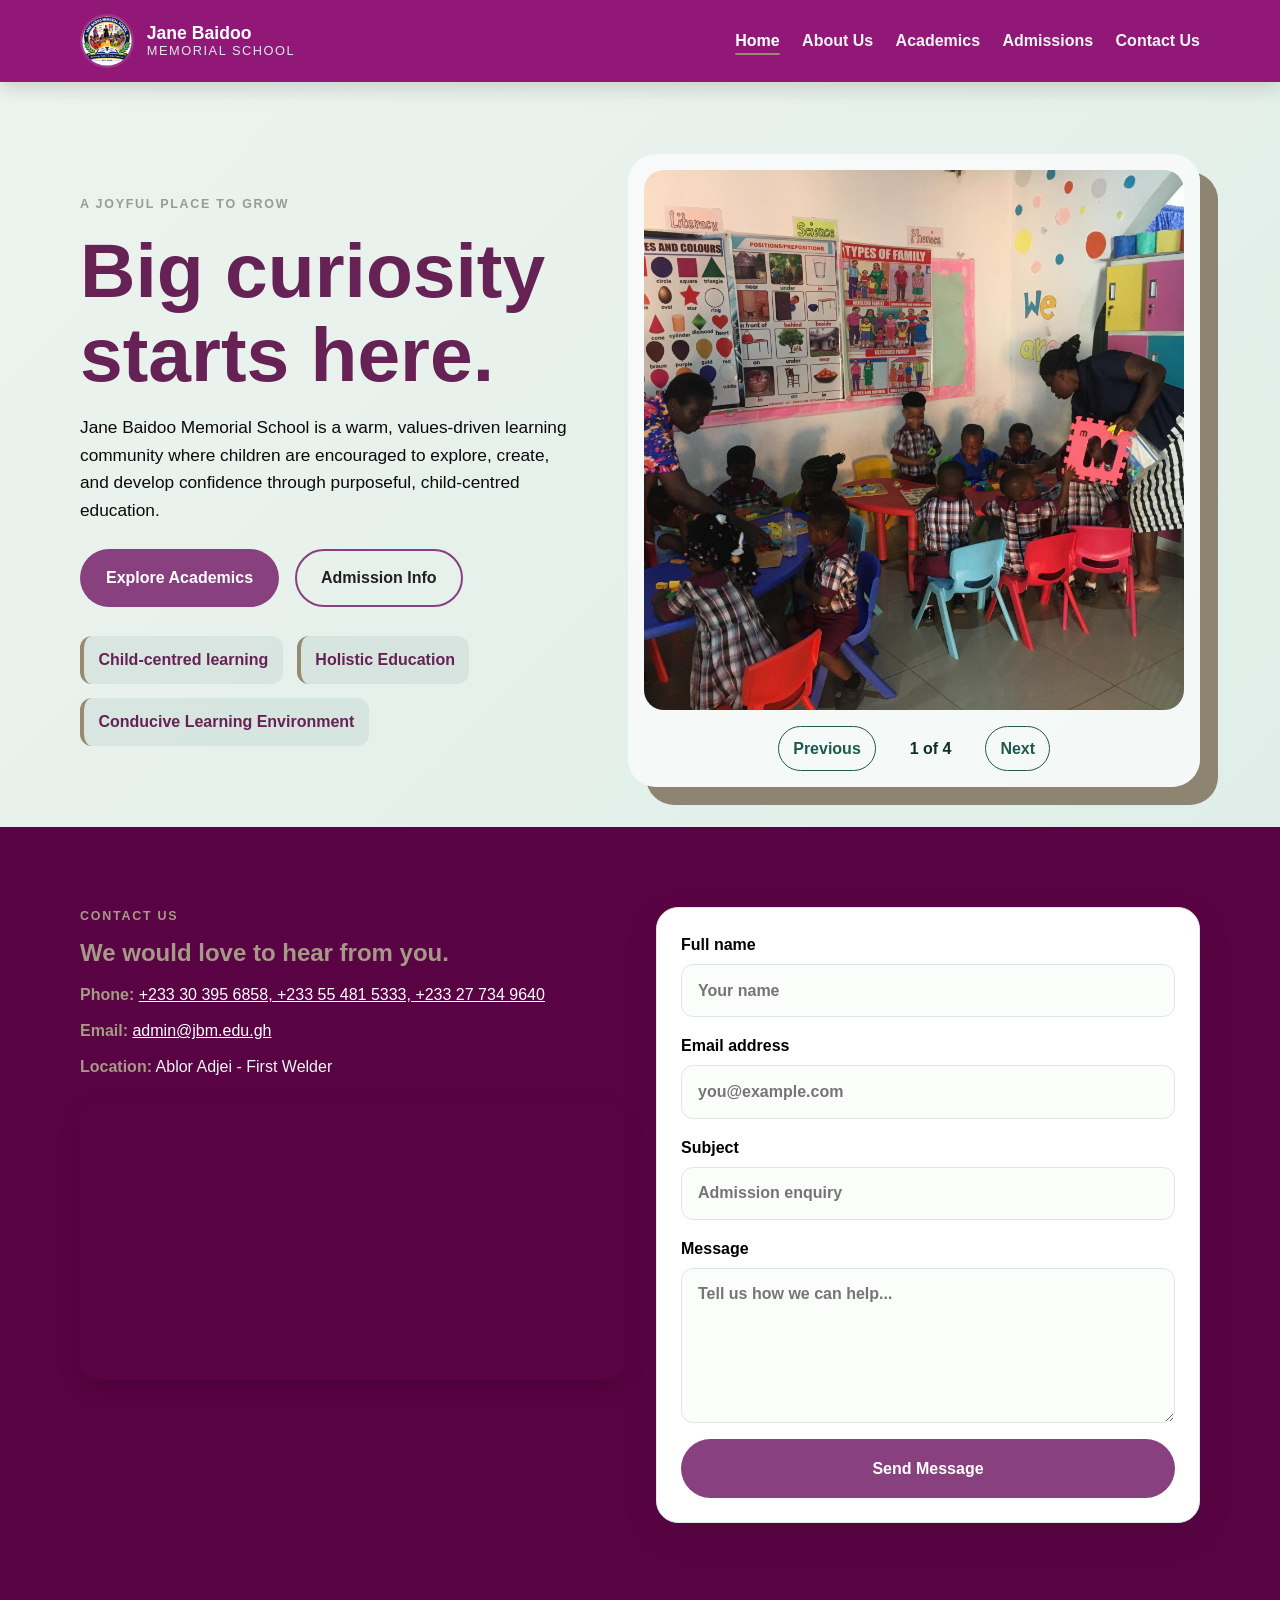
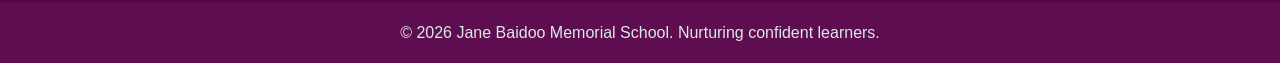
<file: index.html>
<!DOCTYPE html>
<html lang="en">
<head>
    <meta charset="UTF-8">
    <meta name="viewport" content="width=device-width, initial-scale=1.0">
    <meta name="description" content="Jane Baidoo Memorial School offers a warm, engaging and academically strong learning environment for young learners.">
    <title>Jane Baidoo Memorial School</title>
    <link rel="stylesheet" href="jbms.css">
    <script src="jbms.js" defer></script>
</head>
<body>
    <header class="site-header">
        <div class="container nav-wrap">
            <a class="brand" href="index.html" aria-label="Jane Baidoo Memorial School home">
                <img src="JB%20Logo.png" alt="Jane Baidoo Memorial School logo">
                <div class="brand-text">
                    <span class="brand-name">Jane Baidoo</span>
                    <span class="brand-subtitle">Memorial School</span>
                </div>
            </a>

            <button class="nav-toggle" type="button" aria-expanded="false" aria-controls="site-nav" aria-label="Toggle menu">
                Menu
            </button>

            <nav class="main-nav" id="site-nav" aria-label="Main navigation">
                <ul>
                    <li><a href="index.html" aria-current="page">Home</a></li>
                    <li><a href="About/about.html">About Us</a></li>
                    <li><a href="Academics/academics.html">Academics</a></li>
                    <li><a href="Admissions/admissions.html">Admissions</a></li>
                    <li><a href="#contact">Contact Us</a></li>
                </ul>
            </nav>
        </div>
    </header>



    <main>
        <section class="hero" id="home">
            <div class="container hero-layout">
                <div class="hero-copy">
                    <p class="eyebrow">A joyful place to grow</p>
                    <h1>Big curiosity starts here.</h1>
                    <p class="lead">Jane Baidoo Memorial School is a warm, values-driven learning community where children are encouraged to explore, create, and develop confidence through purposeful, child-centred education.</p>
                    <div class="hero-actions">
                        <a href="Academics/academics.html" class="button primary">Explore Academics</a>
                        <a href="Admissions/admissions.html" class="button secondary">Admission Info</a>
                    </div>
                    <ul class="quick-facts" aria-label="School highlights">
                        <li>Child-centred learning</li>
                        <li>Holistic Education</li>
                        <li>Conducive Learning Environment</li>
                    </ul>
                </div>

                <div class="hero-slideshow" aria-label="School photo slideshow">
                    <img class="hero-image" src="JBMS%201.jpeg" alt="School building and students in a bright classroom environment">
                    <div class="slideshow-controls">
                        <button type="button" id="previous-slide" aria-label="Show previous photo">Previous</button>
                        <span class="slide-status" id="slide-status" aria-live="polite">1 of 4</span>
                        <button type="button" id="next-slide" aria-label="Show next photo">Next</button>
                    </div>
                </div>
            </div>
        </section>


        <section class="section contact" id="contact">
            <div class="container contact-layout">
                <div class="contact-details">
                    <p class="eyebrow">Contact us</p>
                    <h2>We would love to hear from you.</h2>
                    <ul class="contact-list">
                        <li><strong>Phone:</strong> <a href="tel:+233554815333">+233 30 395 6858, +233 55 481 5333, +233 27 734 9640</a></li>
                        <li><strong>Email:</strong> <a href="mailto:admin@jbm.edu.gh">admin@jbm.edu.gh</a></li>
                        <li><strong>Location:</strong> Ablor Adjei - First Welder</li>
                    </ul>
                    <iframe class="map" title="Map showing the approximate location of Jane Baidoo Memorial School" src="https://www.google.com/maps?q=Accra%20Ghana&output=embed" loading="lazy" referrerpolicy="no-referrer-when-downgrade"></iframe>
                </div>

                <form class="contact-form" id="contact-form">
                    <label>
                        Full name
                        <input type="text" name="name" placeholder="Your name" required>
                    </label>
                    <label>
                        Email address
                        <input type="email" name="email" placeholder="you@example.com" required>
                    </label>
                    <label>
                        Subject
                        <input type="text" name="subject" placeholder="Admission enquiry" required>
                    </label>
                    <label>
                        Message
                        <textarea name="message" rows="5" placeholder="Tell us how we can help..." required></textarea>
                    </label>
                    <button type="submit" class="button primary">Send Message</button>
                </form>
            </div>
        </section>
    </main>

    <footer class="site-footer">
        <div class="container footer-inner">
            <p>&copy; 2026 Jane Baidoo Memorial School. Nurturing confident learners.</p>
        </div>
    </footer>
</body>
</html>
</file>
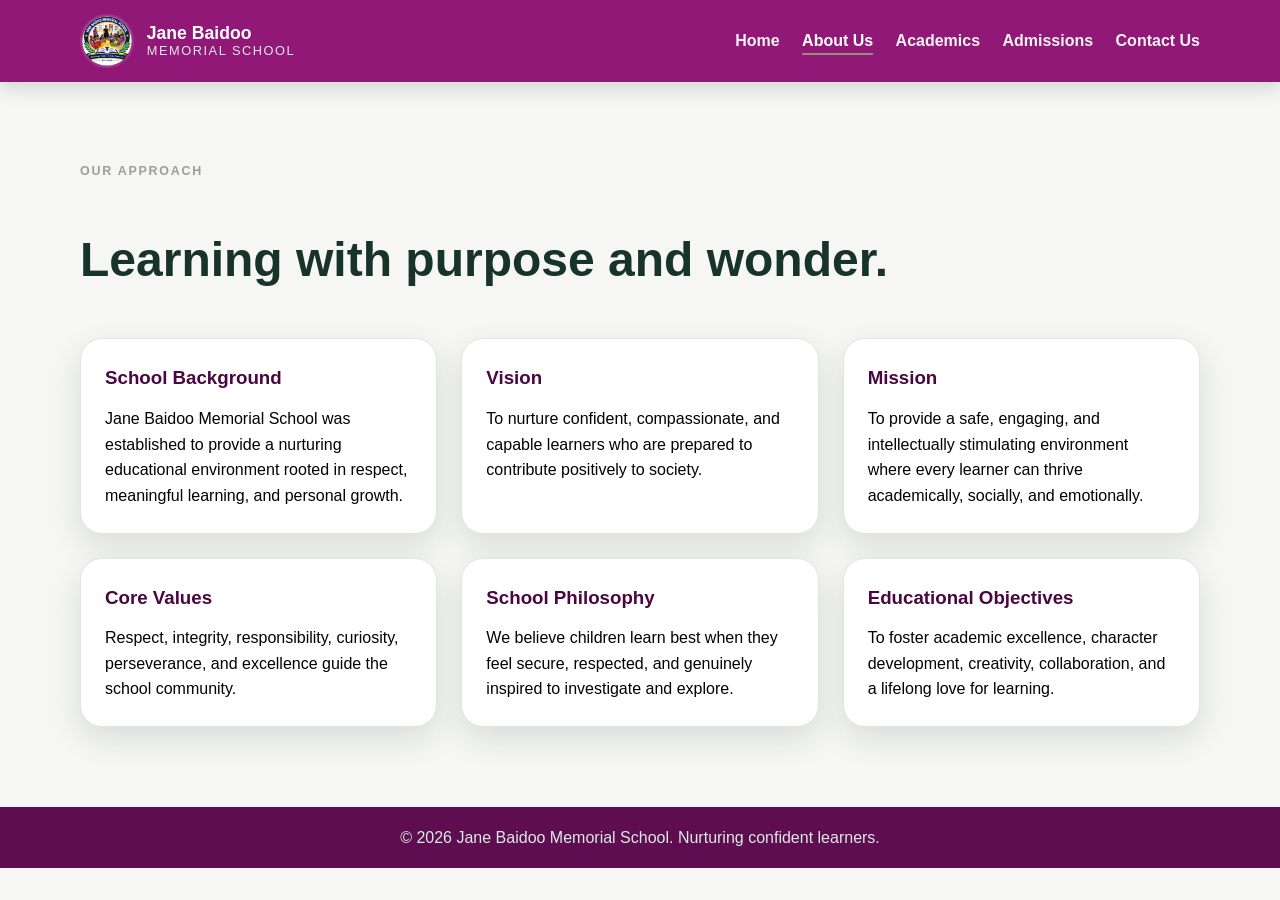
<file: About/about.html>
<!DOCTYPE html>
<html lang="en">
<head>
    <meta charset="UTF-8">
    <meta name="viewport" content="width=device-width, initial-scale=1.0">
    <meta name="description" content="Learn about Jane Baidoo Memorial School, our vision, mission, values, and approach to education.">
    <title>About Us | Jane Baidoo Memorial School</title>
    <link rel="stylesheet" href="../jbms.css">
    <script src="../jbms.js" defer></script>
</head>
<body>
    <header class="site-header">
        <div class="container nav-wrap">
            <a class="brand" href="../index.html" aria-label="Jane Baidoo Memorial School home">
                <img src="../JB%20Logo.png" alt="Jane Baidoo Memorial School logo">
                <div class="brand-text">
                    <span class="brand-name">Jane Baidoo</span>
                    <span class="brand-subtitle">Memorial School</span>
                </div>
            </a>
            <button class="nav-toggle" type="button" aria-expanded="false" aria-controls="site-nav" aria-label="Toggle menu">Menu</button>
            <nav class="main-nav" id="site-nav" aria-label="Main navigation">
                <ul>
                    <li><a href="../index.html">Home</a></li>
                    <li><a href="about.html" aria-current="page">About Us</a></li>
                    <li><a href="../Academics/academics.html">Academics</a></li>
                    <li><a href="../Admissions/admissions.html">Admissions</a></li>
                    <li><a href="../index.html#contact">Contact Us</a></li>
                </ul>
            </nav>
        </div>
    </header>
    <main>
        <section class="section about" id="about">
            <div class="container">
                <div class="section-intro">
                    <p class="eyebrow">Our approach</p>
                    <h1>Learning with purpose and wonder.</h1>
                </div>
                <div class="info-grid">
                    <article class="info-card">
                        <h3>School Background</h3>
                        <p>Jane Baidoo Memorial School was established to provide a nurturing educational environment rooted in respect, meaningful learning, and personal growth.</p>
                    </article>
                    <article class="info-card">
                        <h3>Vision</h3>
                        <p>To nurture confident, compassionate, and capable learners who are prepared to contribute positively to society.</p>
                    </article>
                    <article class="info-card">
                        <h3>Mission</h3>
                        <p>To provide a safe, engaging, and intellectually stimulating environment where every learner can thrive academically, socially, and emotionally.</p>
                    </article>
                    <article class="info-card">
                        <h3>Core Values</h3>
                        <p>Respect, integrity, responsibility, curiosity, perseverance, and excellence guide the school community.</p>
                    </article>
                    <article class="info-card">
                        <h3>School Philosophy</h3>
                        <p>We believe children learn best when they feel secure, respected, and genuinely inspired to investigate and explore.</p>
                    </article>
                    <article class="info-card">
                        <h3>Educational Objectives</h3>
                        <p>To foster academic excellence, character development, creativity, collaboration, and a lifelong love for learning.</p>
                    </article>
                </div>
            </div>
        </section>
    </main>
    <footer class="site-footer">
        <div class="container footer-inner">
            <p>&copy; 2026 Jane Baidoo Memorial School. Nurturing confident learners.</p>
        </div>
    </footer>
</body>
</html>
</file>
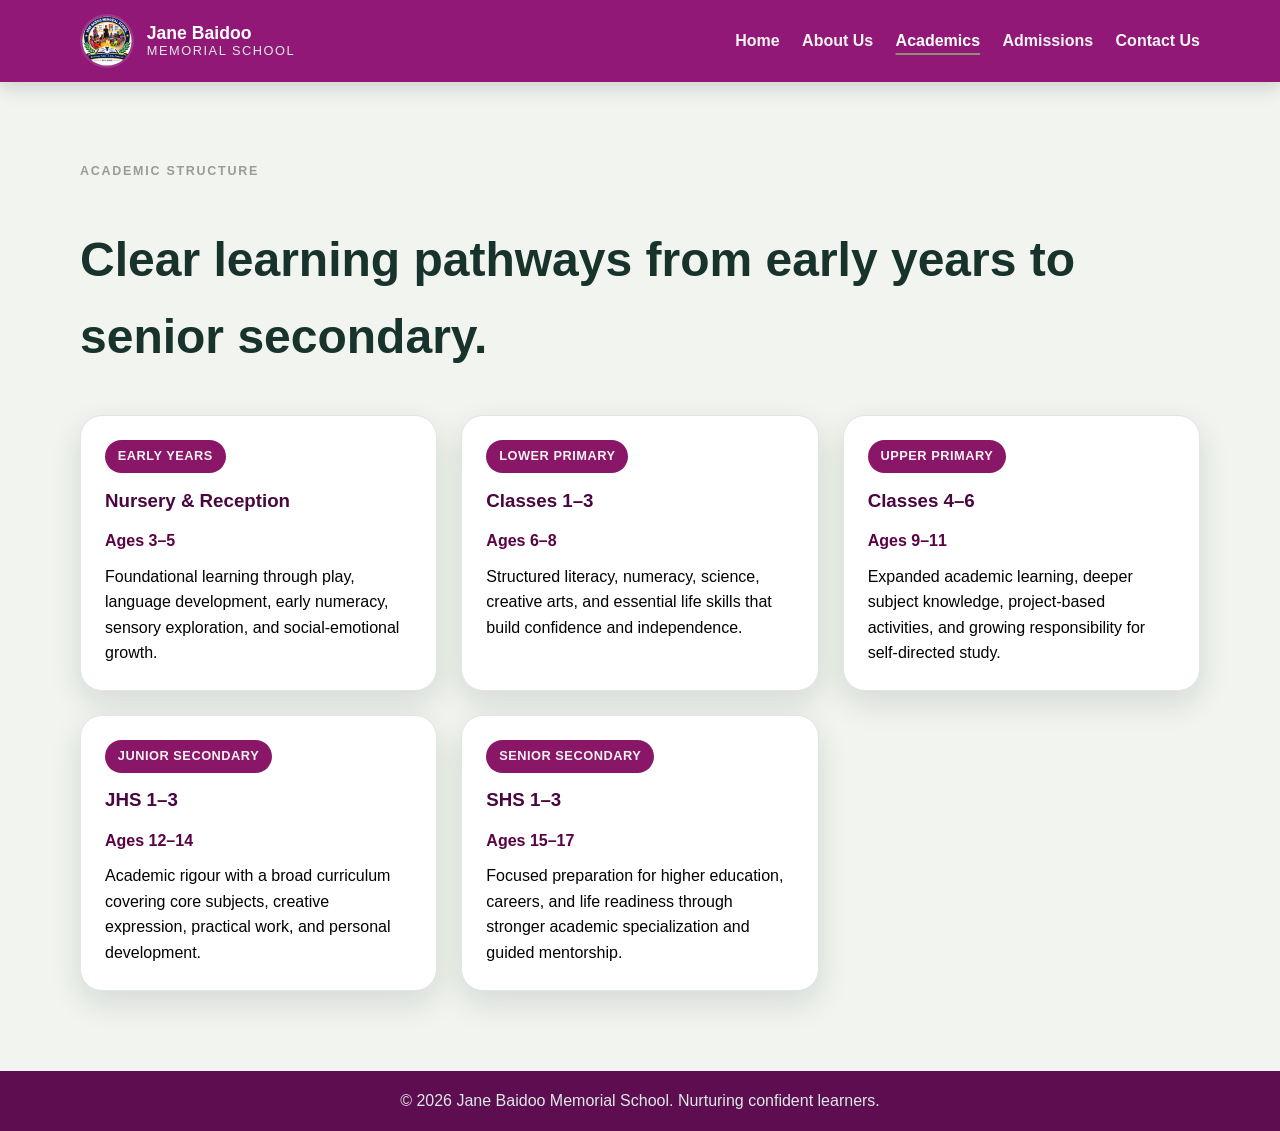
<file: Academics/academics.html>
<!DOCTYPE html>
<html lang="en">
<head>
    <meta charset="UTF-8">
    <meta name="viewport" content="width=device-width, initial-scale=1.0">
    <meta name="description" content="Explore the learning pathways at Jane Baidoo Memorial School, from early years through senior secondary.">
    <title>Academics | Jane Baidoo Memorial School</title>
    <link rel="stylesheet" href="../jbms.css">
    <script src="../jbms.js" defer></script>
</head>
<body>
    <header class="site-header">
        <div class="container nav-wrap">
            <a class="brand" href="../index.html" aria-label="Jane Baidoo Memorial School home">
                <img src="../JB%20Logo.png" alt="Jane Baidoo Memorial School logo">
                <div class="brand-text">
                    <span class="brand-name">Jane Baidoo</span>
                    <span class="brand-subtitle">Memorial School</span>
                </div>
            </a>
            <button class="nav-toggle" type="button" aria-expanded="false" aria-controls="site-nav" aria-label="Toggle menu">Menu</button>
            <nav class="main-nav" id="site-nav" aria-label="Main navigation">
                <ul>
                    <li><a href="../index.html">Home</a></li>
                    <li><a href="../About/about.html">About Us</a></li>
                    <li><a href="academics.html" aria-current="page">Academics</a></li>
                    <li><a href="../Admissions/admissions.html">Admissions</a></li>
                    <li><a href="../index.html#contact">Contact Us</a></li>
                </ul>
            </nav>
        </div>
    </header>
    <main>
        <section class="section academics" id="academics">
            <div class="container">
                <div class="section-intro">
                    <p class="eyebrow">Academic structure</p>
                    <h1>Clear learning pathways from early years to senior secondary.</h1>
                </div>
                <div class="program-grid">
                    <article class="program-card">
                        <span class="program-level">Early Years</span>
                        <h3>Nursery &amp; Reception</h3>
                        <p class="program-age">Ages 3–5</p>
                        <p>Foundational learning through play, language development, early numeracy, sensory exploration, and social-emotional growth.</p>
                    </article>
                    <article class="program-card">
                        <span class="program-level">Lower Primary</span>
                        <h3>Classes 1–3</h3>
                        <p class="program-age">Ages 6–8</p>
                        <p>Structured literacy, numeracy, science, creative arts, and essential life skills that build confidence and independence.</p>
                    </article>
                    <article class="program-card">
                        <span class="program-level">Upper Primary</span>
                        <h3>Classes 4–6</h3>
                        <p class="program-age">Ages 9–11</p>
                        <p>Expanded academic learning, deeper subject knowledge, project-based activities, and growing responsibility for self-directed study.</p>
                    </article>
                    <article class="program-card">
                        <span class="program-level">Junior Secondary</span>
                        <h3>JHS 1–3</h3>
                        <p class="program-age">Ages 12–14</p>
                        <p>Academic rigour with a broad curriculum covering core subjects, creative expression, practical work, and personal development.</p>
                    </article>
                    <article class="program-card">
                        <span class="program-level">Senior Secondary</span>
                        <h3>SHS 1–3</h3>
                        <p class="program-age">Ages 15–17</p>
                        <p>Focused preparation for higher education, careers, and life readiness through stronger academic specialization and guided mentorship.</p>
                    </article>
                </div>
            </div>
        </section>
    </main>
    <footer class="site-footer">
        <div class="container footer-inner">
            <p>&copy; 2026 Jane Baidoo Memorial School. Nurturing confident learners.</p>
        </div>
    </footer>
</body>
</html>
</file>
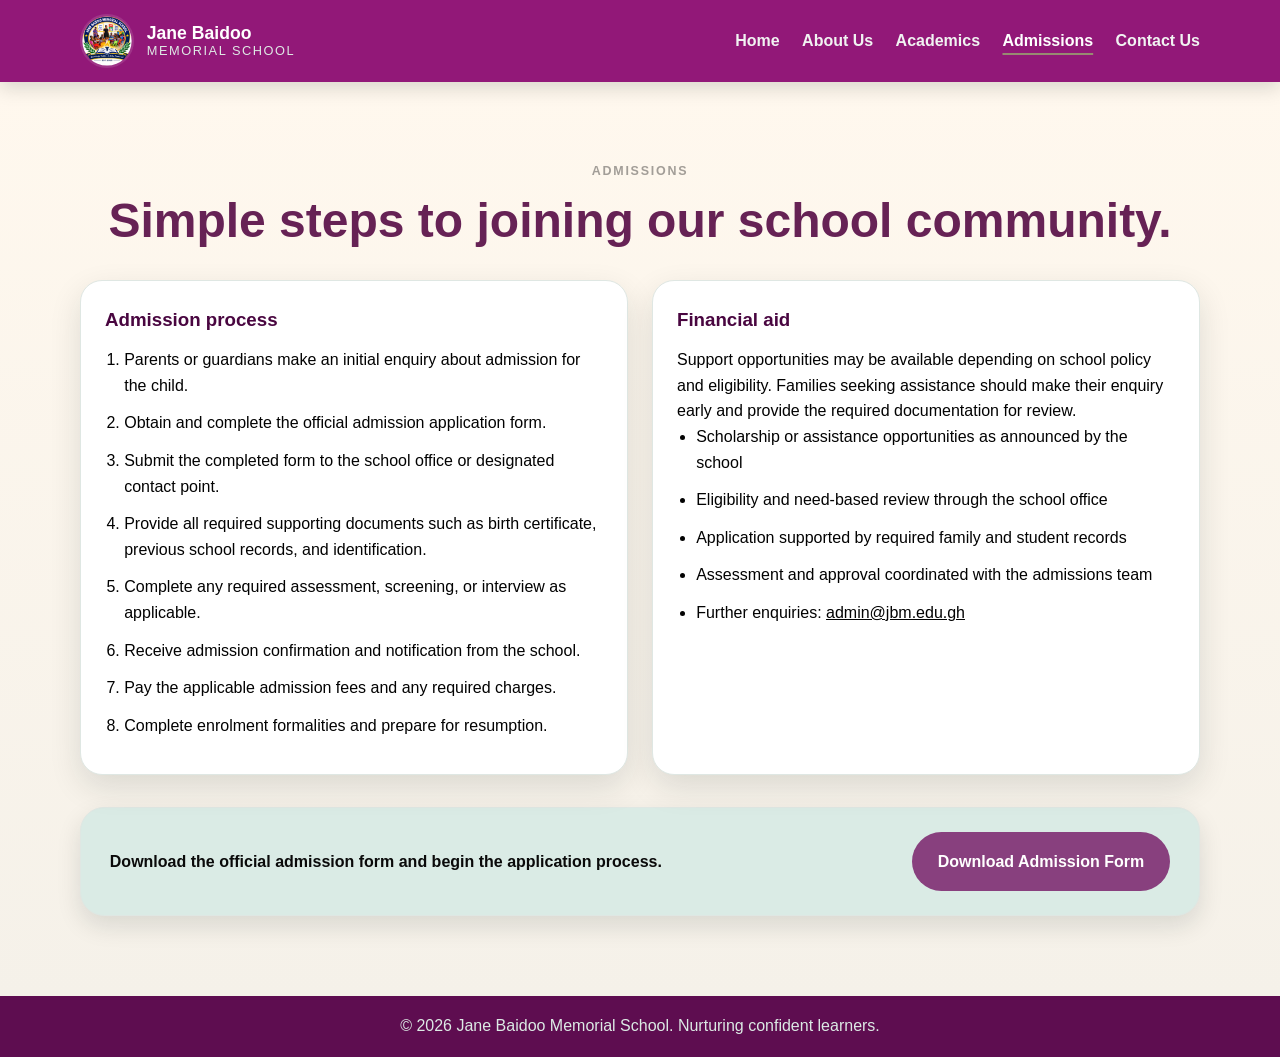
<file: Admissions/admission.html>
<!DOCTYPE html>
<html lang="en">
<head>
    <meta charset="UTF-8">
    <meta name="viewport" content="width=device-width, initial-scale=1.0">
    <meta name="description" content="Find admission steps and application information for Jane Baidoo Memorial School.">
    <title>Admissions | Jane Baidoo Memorial School</title>
    <link rel="stylesheet" href="../jbms.css">
    <script src="../jbms.js" defer></script>
</head>
<body>
    <header class="site-header">
        <div class="container nav-wrap">
            <a class="brand" href="../index.html" aria-label="Jane Baidoo Memorial School home">
                <img src="../JB%20Logo.png" alt="Jane Baidoo Memorial School logo">
                <div class="brand-text">
                    <span class="brand-name">Jane Baidoo</span>
                    <span class="brand-subtitle">Memorial School</span>
                </div>
            </a>
            <button class="nav-toggle" type="button" aria-expanded="false" aria-controls="site-nav" aria-label="Toggle menu">Menu</button>
            <nav class="main-nav" id="site-nav" aria-label="Main navigation">
                <ul>
                    <li><a href="../index.html">Home</a></li>
                    <li><a href="../About/about.html">About Us</a></li>
                    <li><a href="../Academics/academics.html">Academics</a></li>
                    <li><a href="admissions.html" aria-current="page">Admissions</a></li>
                    <li><a href="../index.html#contact">Contact Us</a></li>
                </ul>
            </nav>
        </div>
    </header>
    <main>
        <section class="section admissions" id="admissions">
            <div class="container">
                <div class="section-intro center">
                    <p class="eyebrow">Admissions</p>
                    <h2>Simple steps to joining our school community.</h2>
                </div>
                <div class="admissions-layout">
                    <div class="admission-panel">
                        <h3>Admission process</h3>
                        <ol class="process-list">
                            <li>Parents or guardians make an initial enquiry about admission for the child.</li>
                            <li>Obtain and complete the official admission application form.</li>
                            <li>Submit the completed form to the school office or designated contact point.</li>
                            <li>Provide all required supporting documents such as birth certificate, previous school records, and identification.</li>
                            <li>Complete any required assessment, screening, or interview as applicable.</li>
                            <li>Receive admission confirmation and notification from the school.</li>
                            <li>Pay the applicable admission fees and any required charges.</li>
                            <li>Complete enrolment formalities and prepare for resumption.</li>
                        </ol>
                    </div>
                    <div class="admission-panel aid-panel">
                        <h3>Financial aid</h3>
                        <p>Support opportunities may be available depending on school policy and eligibility. Families seeking assistance should make their enquiry early and provide the required documentation for review.</p>
                        <ul class="aid-list">
                            <li>Scholarship or assistance opportunities as announced by the school</li>
                            <li>Eligibility and need-based review through the school office</li>
                            <li>Application supported by required family and student records</li>
                            <li>Assessment and approval coordinated with the admissions team</li>
                            <li>Further enquiries: <a href="mailto:admin@jbm.edu.gh">admin@jbm.edu.gh</a></li>
                        </ul>
                    </div>
                </div>
                <div class="download-panel">
                    <p>Download the official admission form and begin the application process.</p>
                    <a class="button primary" href="../admission-form.pdf" download="Jane-Baidoo-Memorial-School-Admission-Form.pdf">Download Admission Form</a>
                </div>
            </div>
        </section>
    </main>
    <footer class="site-footer">
        <div class="container footer-inner">
            <p>&copy; 2026 Jane Baidoo Memorial School. Nurturing confident learners.</p>
        </div>
    </footer>
</body>
</html>
</file>
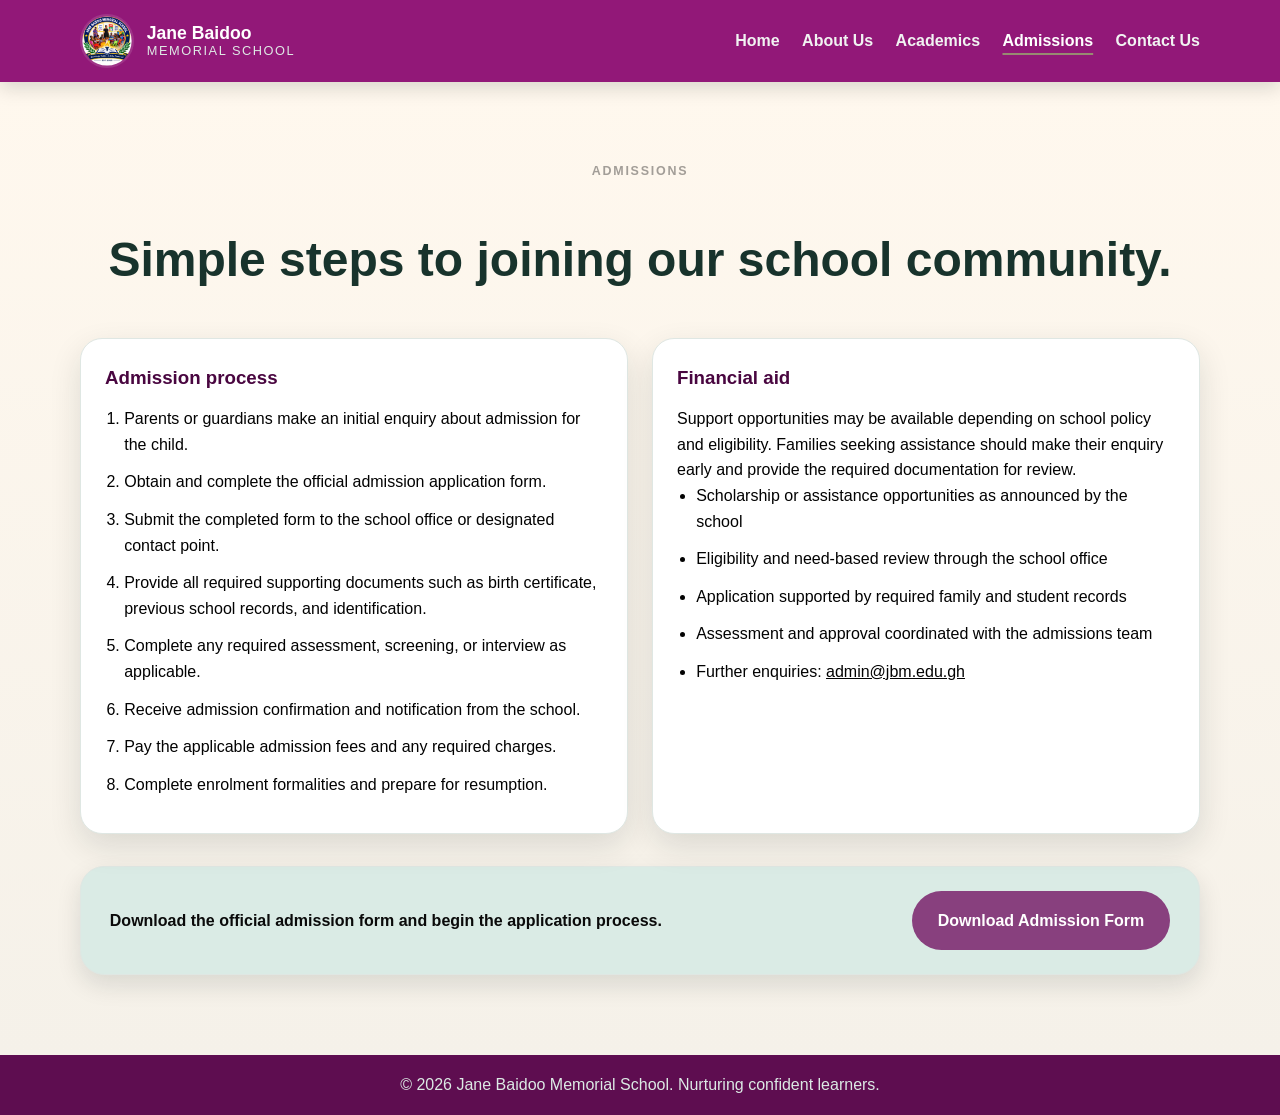
<file: Admissions/admissions.html>
<!DOCTYPE html>
<html lang="en">
<head>
    <meta charset="UTF-8">
    <meta name="viewport" content="width=device-width, initial-scale=1.0">
    <meta name="description" content="Find admission steps and application information for Jane Baidoo Memorial School.">
    <title>Admissions | Jane Baidoo Memorial School</title>
    <link rel="stylesheet" href="../jbms.css">
    <script src="../jbms.js" defer></script>
</head>
<body>
    <header class="site-header">
        <div class="container nav-wrap">
            <a class="brand" href="../index.html" aria-label="Jane Baidoo Memorial School home">
                <img src="../JB%20Logo.png" alt="Jane Baidoo Memorial School logo">
                <div class="brand-text">
                    <span class="brand-name">Jane Baidoo</span>
                    <span class="brand-subtitle">Memorial School</span>
                </div>
            </a>
            <button class="nav-toggle" type="button" aria-expanded="false" aria-controls="site-nav" aria-label="Toggle menu">Menu</button>
            <nav class="main-nav" id="site-nav" aria-label="Main navigation">
                <ul>
                    <li><a href="../index.html">Home</a></li>
                    <li><a href="../About/about.html">About Us</a></li>
                    <li><a href="../Academics/academics.html">Academics</a></li>
                    <li><a href="admissions.html" aria-current="page">Admissions</a></li>
                    <li><a href="../index.html#contact">Contact Us</a></li>
                </ul>
            </nav>
        </div>
    </header>
    <main>
        <section class="section admissions" id="admissions">
            <div class="container">
                <div class="section-intro center">
                    <p class="eyebrow">Admissions</p>
                    <h1>Simple steps to joining our school community.</h1>
                </div>
                <div class="admissions-layout">
                    <div class="admission-panel">
                        <h3>Admission process</h3>
                        <ol class="process-list">
                            <li>Parents or guardians make an initial enquiry about admission for the child.</li>
                            <li>Obtain and complete the official admission application form.</li>
                            <li>Submit the completed form to the school office or designated contact point.</li>
                            <li>Provide all required supporting documents such as birth certificate, previous school records, and identification.</li>
                            <li>Complete any required assessment, screening, or interview as applicable.</li>
                            <li>Receive admission confirmation and notification from the school.</li>
                            <li>Pay the applicable admission fees and any required charges.</li>
                            <li>Complete enrolment formalities and prepare for resumption.</li>
                        </ol>
                    </div>
                    <div class="admission-panel aid-panel">
                        <h3>Financial aid</h3>
                        <p>Support opportunities may be available depending on school policy and eligibility. Families seeking assistance should make their enquiry early and provide the required documentation for review.</p>
                        <ul class="aid-list">
                            <li>Scholarship or assistance opportunities as announced by the school</li>
                            <li>Eligibility and need-based review through the school office</li>
                            <li>Application supported by required family and student records</li>
                            <li>Assessment and approval coordinated with the admissions team</li>
                            <li>Further enquiries: <a href="mailto:admin@jbm.edu.gh">admin@jbm.edu.gh</a></li>
                        </ul>
                    </div>
                </div>
                <div class="download-panel">
                    <p>Download the official admission form and begin the application process.</p>
                    <a class="button primary" href="../admission-form.pdf" download="Jane-Baidoo-Memorial-School-Admission-Form.pdf">Download Admission Form</a>
                </div>
            </div>
        </section>
    </main>
    <footer class="site-footer">
        <div class="container footer-inner">
            <p>&copy; 2026 Jane Baidoo Memorial School. Nurturing confident learners.</p>
        </div>
    </footer>
</body>
</html>
</file>
<file: jbms.css>
:root {
    --primary: #1f5a4d;
    --secondary: #978a71;
    --accent: #f2efe8;
    --forest: #102f25;
    --ink: #18332c;
    --muted: #4e615b;
    --line: #dfe7e3;
    --card: #ffffff;
    --shadow: rgba(14, 34, 29, 0.12);
}

* {
    box-sizing: border-box;
}

html {
    scroll-behavior: smooth;
}

body {
    margin: 0;
    font-family: "Segoe UI", Tahoma, Geneva, Verdana, sans-serif;
    background: #f6f7f4;
    color: var(--ink);
    line-height: 1.6;
}

img {
    max-width: 100%;
    display: block;
}

a {
    color: inherit;
}

button,
input,
textarea {
    font: inherit;
}

.container {
    width: min(1120px, calc(100% - 2rem));
    margin: 0 auto;
}

.site-header {
    position: sticky;
    top: 0;
    z-index: 20;
    background: rgba(141, 12, 113, 0.95);
    backdrop-filter: blur(10px);
    color: #fff;
    box-shadow: 0 6px 18px rgba(5, 20, 17, 0.15);
}

.nav-wrap {
    display: flex;
    align-items: center;
    justify-content: space-between;
    gap: 1rem;
    min-height: 82px;
}

.brand {
    display: inline-flex;
    align-items: center;
    gap: 0.8rem;
    text-decoration: none;
    color: #fff;
}

.brand img {
    width: 54px;
    height: 54px;
    border-radius: 50%;
    background: rgba(255, 255, 255, 0.12);
    padding: 0.15rem;
}

.brand-text {
    display: flex;
    flex-direction: column;
    line-height: 1.1;
}

.brand-name {
    font-size: 1.1rem;
    font-weight: 700;
}

.brand-subtitle {
    font-size: 0.8rem;
    text-transform: uppercase;
    letter-spacing: 0.12em;
    color: #dfe9e5;
}

.main-nav ul {
    display: flex;
    align-items: center;
    list-style: none;
    gap: 1.4rem;
    margin: 0;
    padding: 0;
}

.main-nav a {
    text-decoration: none;
    color: #f1f3f2;
    font-weight: 600;
    transition: color 0.2s ease;
}

.main-nav a:hover,
.main-nav a:focus-visible {
    color: var(--secondary);
}

.main-nav a[aria-current="page"] {
    color: #fff;
    text-decoration: underline;
    text-decoration-color: var(--secondary);
    text-decoration-thickness: 2px;
    text-underline-offset: 0.45rem;
}

.nav-toggle {
    display: none;
    border: 1px solid rgba(255,255,255,0.5);
    background: transparent;
    color: #fff;
    border-radius: 999px;
    padding: 0.6rem 0.9rem;
    font-weight: 700;
    cursor: pointer;
}

.hero {
    background: linear-gradient(135deg, #edf3ee 0%, #dfeee8 100%);
    padding: 4.5rem 0 2.5rem;
}

.hero-layout {
    display: grid;
    grid-template-columns: 1.05fr 1.2fr;
    align-items: center;
    gap: 3rem;
}

.eyebrow {
    margin: 0 0 0.8rem;
    font-size: 0.78rem;
    letter-spacing: 0.14em;
    text-transform: uppercase;
    color:#1f1d1d69;
    font-weight: 800;
}

.hero-copy h1,
.section-intro h2,
.contact-details h2 {
    margin: 0 0 1rem;
    line-height: 1.1;
    color:#662255;
}

.hero-copy h1 {
    font-size: clamp(2.8rem, 6vw, 5rem);
}

.lead {
    font-size: 1.08rem;
    color:#0a0a0a;
    max-width: 540px;
}

.hero-actions {
    display: flex;
    flex-wrap: wrap;
    gap: 1rem;
    margin-top: 1.5rem;
}

.button {
    display: inline-flex;
    justify-content: center;
    align-items: center;
    border-radius: 999px;
    padding: 0.9rem 1.5rem;
    text-decoration: none;
    font-weight: 700;
    border: 2px solid transparent;
    transition: transform 0.2s ease, box-shadow 0.2s ease;
}

.button:hover,
.button:focus-visible {
    transform: translateY(-1px);
    box-shadow: 0 10px 20px rgba(16, 47, 37, 0.12);
}

.button.primary {
    background:#88407e;
    color: #fff;
}

.button.secondary {
    background: transparent;
    border-color:#88407e;
    color:#222020;
}

.quick-facts {
    list-style: none;
    margin: 1.8rem 0 0;
    padding: 0;
    display: flex;
    flex-wrap: wrap;
    gap: 0.9rem;
    color:#662255;
    font-weight: 600;
}

.quick-facts li {
    background: rgba(31, 90, 77, 0.08);
    border-left: 4px solid var(--secondary);
    padding: 0.7rem 0.9rem;
    border-radius: 12px;
}

.hero-slideshow {
    border-radius: 28px;
    background: rgba(255,255,255,0.65);
    padding: 1rem;
    box-shadow: 18px 18px 0 rgb(141, 132, 114);
}

.hero-image {
    width: 100%;
    height: 540px;
    object-fit: cover;
    border-radius: 20px;
}

.slideshow-controls {
    display: flex;
    align-items: center;
    justify-content: center;
    gap: 1rem;
    margin-top: 1rem;
}

.slideshow-controls button {
    border: 1px solid var(--primary);
    background: transparent;
    color: var(--primary);
    border-radius: 999px;
    padding: 0.55rem 0.9rem;
    font-weight: 700;
    cursor: pointer;
}

.slideshow-controls button:hover,
.slideshow-controls button:focus-visible {
    background: var(--primary);
    color: #fff;
}

.slide-status {
    min-width: 4.8rem;
    text-align: center;
    color: var(--forest);
    font-weight: 700;
}

.section {
    padding: 5rem 0;
}

.section-intro {
    margin-bottom: 2rem;
}

.section-intro h1,
.section-intro h2 {
    font-size: clamp(2rem, 4vw, 3rem);
}

.info-grid,
.program-grid {
    display: grid;
    grid-template-columns: repeat(3, minmax(0, 1fr));
    gap: 1.5rem;
}

.info-card,
.program-card,
.admission-panel,
.contact-form {
    background: var(--card);
    border: 1px solid var(--line);
    border-radius: 22px;
    box-shadow: 0 12px 32px var(--shadow);
}

.info-card,
.program-card,
.admission-panel {
    padding: 1.5rem;
}

.info-card h3,
.program-card h3,
.admission-panel h3 {
    margin-top: 0;
    margin-bottom: 0.8rem;
    color:#490640;
}

.info-card p,
.program-card p,
.admission-panel p,
.contact-list,
.process-list,
.aid-list {
    margin: 0;
    color:#020202;
}

.program-level {
    display: inline-block;
    margin-bottom: 0.8rem;
    background: rgba(131, 7, 94, 0.938);
    color: #f3f2f1;
    border-radius: 999px;
    padding: 0.38rem 0.8rem;
    font-size: 0.8rem;
    font-weight: 800;
    letter-spacing: 0.04em;
    text-transform: uppercase;
}

.program-age {
    font-weight: 700;
    color:#5a0344 !important;
    margin-bottom: 0.6rem !important;
}

.academics {
    background: #f1f4ef;
}

.admissions {
    background: linear-gradient(180deg, #fff8ee 0%, #f5f1e9 100%);
}

.center {
    text-align: center;
}

.admissions-layout {
    display: grid;
    grid-template-columns: repeat(2, minmax(0, 1fr));
    gap: 1.5rem;
}

.process-list,
.aid-list {
    padding-left: 1.2rem;
}

.process-list li,
.aid-list li {
    margin-bottom: 0.75rem;
}

.download-panel {
    margin-top: 2rem;
    display: flex;
    flex-wrap: wrap;
    align-items: center;
    justify-content: space-between;
    gap: 1rem;
    background:#daebe5;
    border: 1px solid var(--line);
    border-radius: 24px;
    padding: 1.5rem 1.8rem;
    box-shadow: 0 10px 24px var(--shadow);
}

.download-panel p {
    margin: 0;
    font-weight: 600;
    color:#0a0a0a;
}

.contact {
    background: #5a0344;
    color: #edf6f2;
}

.contact .eyebrow,
.contact-details h2,
.contact-list strong {
    color: #a59a85;
}

.contact-layout {
    display: grid;
    grid-template-columns: 1fr 1fr;
    gap: 2rem;
    align-items: start;
}

.contact-list {
    list-style: none;
    padding: 0;
    margin: 0 0 1.25rem;
    color: #edf6f2;
}

.contact-list li {
    margin-bottom: 0.65rem;
}

.contact-list a {
    color: #ffffff;
}

.map {
    width: 100%;
    min-height: 280px;
    border: 0;
    border-radius: 18px;
    box-shadow: 0 10px 20px rgba(0,0,0,0.16);
}

.contact-form {
    padding: 1.5rem;
    display: grid;
    gap: 1rem;
}

.contact-form label {
    display: grid;
    gap: 0.4rem;
    font-weight: 600;
    color: #000000;
}

.contact-form input,
.contact-form textarea {
    width: 100%;
    border: 1px solid var(--line);
    border-radius: 12px;
    padding: 0.8rem 1rem;
    background: #fbfdfb;
    color:#801c72;
}

.contact-form input:focus,
.contact-form textarea:focus {
    outline: 3px solid rgba(31, 90, 77, 0.15);
    border-color: var(--primary);
}

.site-footer {
    background: #5e0d50;
    color: #dceae5;
    padding: 1.1rem 0;
}

.footer-inner {
    display: flex;
    justify-content: center;
    align-items: center;
}

.footer-inner p {
    margin: 0;
}

@media (max-width: 900px) {
    .hero-layout,
    .contact-layout,
    .admissions-layout,
    .info-grid,
    .program-grid {
        grid-template-columns: 1fr;
    }

    .hero {
        padding-top: 3.5rem;
    }
}

@media (max-width: 760px) {
    .nav-toggle {
        display: inline-flex;
    }

    .main-nav {
        display: none;
        width: 100%;
    }

    .main-nav.is-open {
        display: block;
    }

    .main-nav ul {
        flex-direction: column;
        align-items: flex-start;
        padding: 0.8rem 0 1.2rem;
    }

    .nav-wrap {
        flex-wrap: wrap;
        padding: 0.8rem 0;
    }

    .hero-image {
        height: 400px;
    }

    .download-panel {
        align-items: flex-start;
        flex-direction: column;
    }
}
</file>
